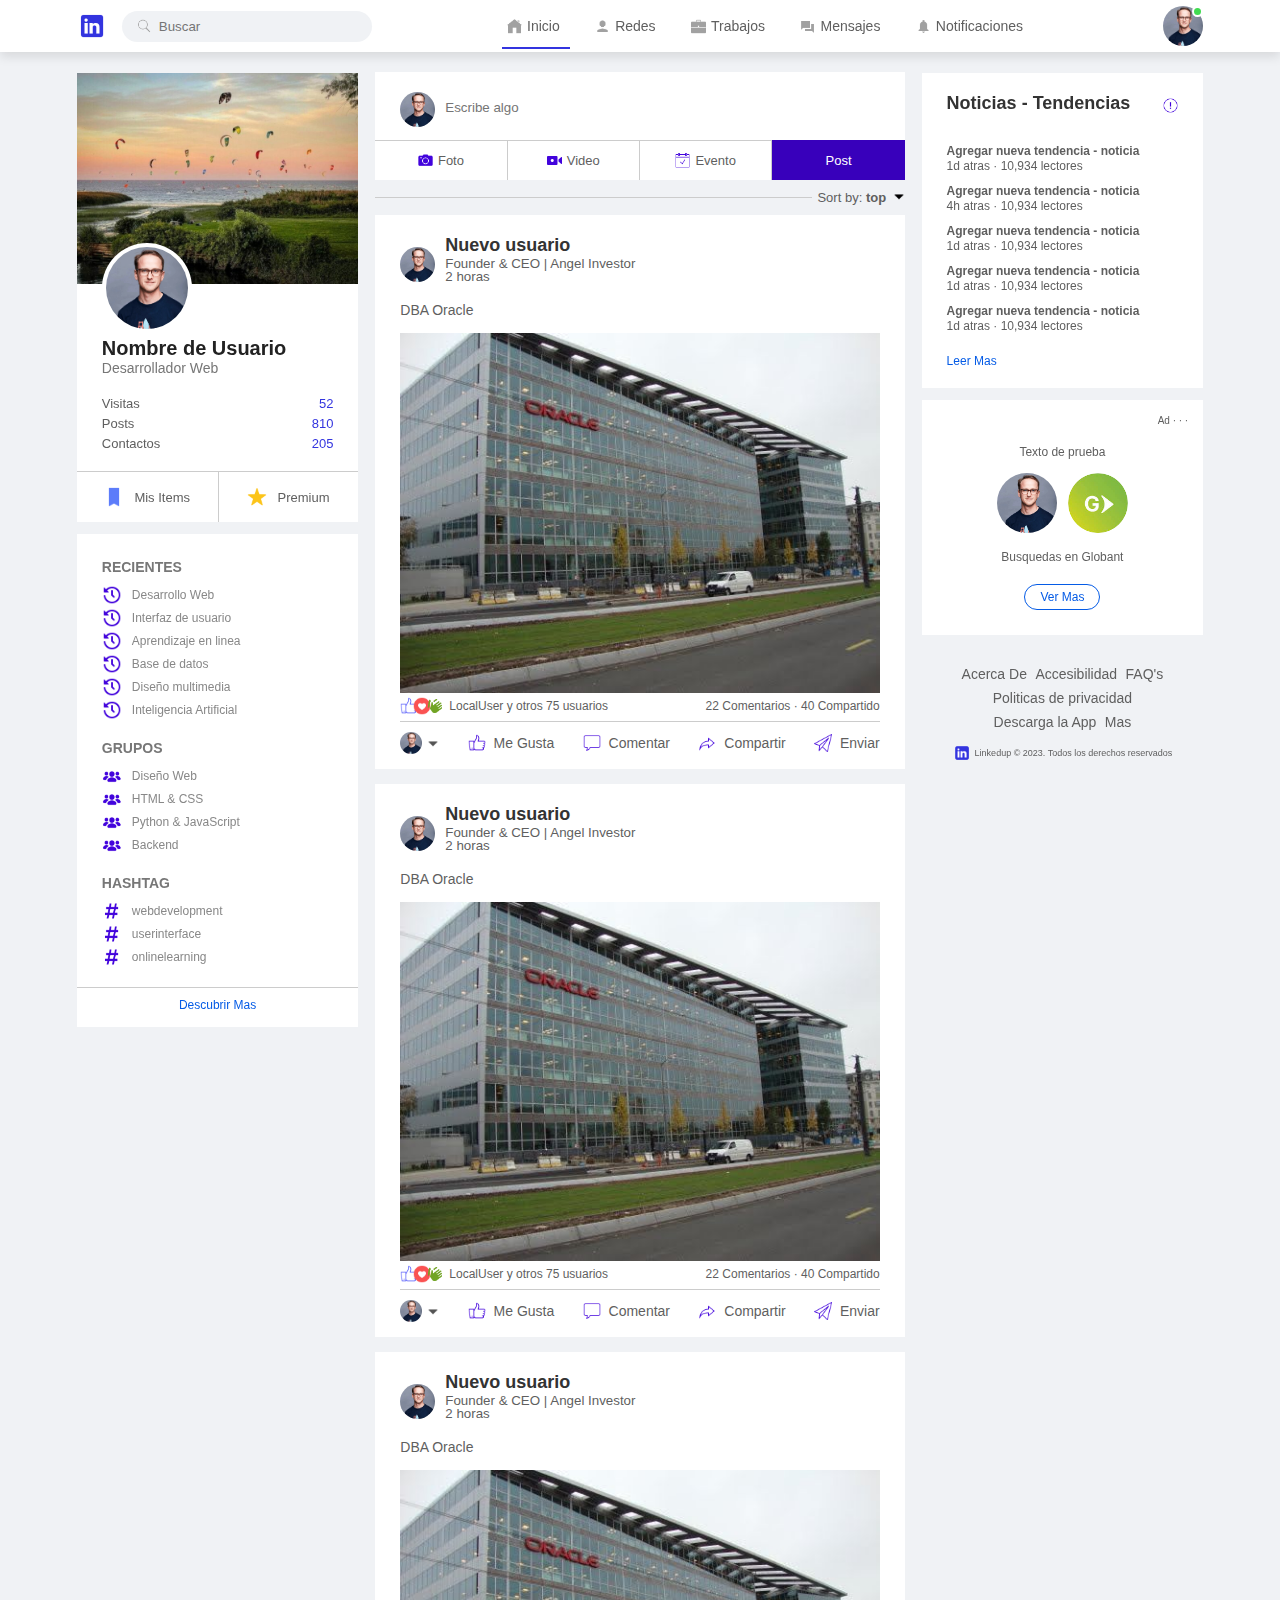
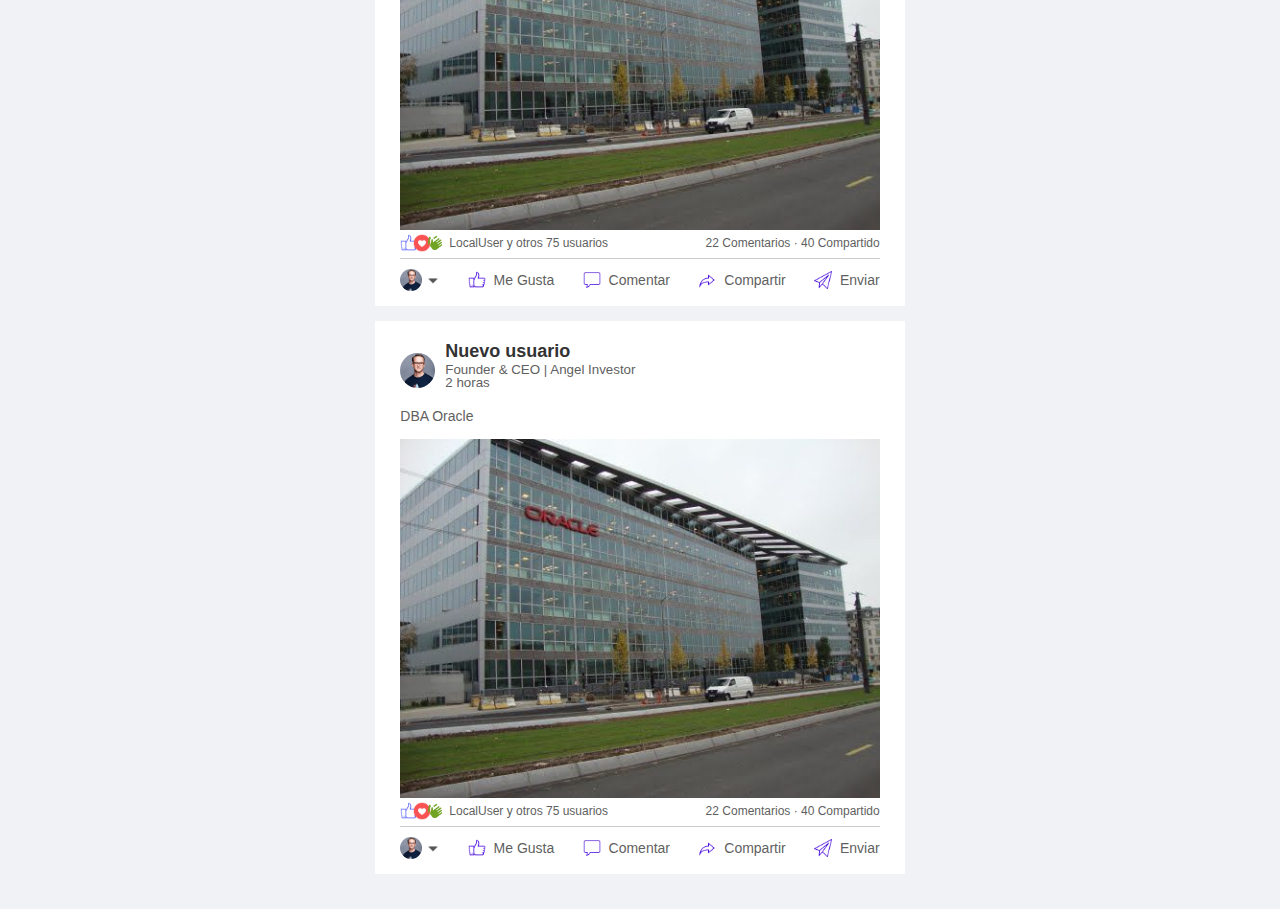
<file: index.html>
<!DOCTYPE html>
<html lang="en">
<head>
    <meta charset="UTF-8">
    <meta name="viewport" content="width=device-width, initial-scale=1.0">
    <title>Incio</title>
    <link rel="stylesheet" href="estilos.css">
</head>
<body>
    <nav class="navbar">
        <div class="navbar-left">
            <a href="#" class="logo"><img src="linkedin.png" alt="" width="100"></a>
            <div class="search-box">
                <img src="busqueda.png" alt="" width="25">
                <input type="text" placeholder="Buscar">
            </div>
        </div>
        <div class="navbar-center">
            <ul>
                <li><a href="" class="active-link"><img src="home.png" alt="" width="20"><span> Inicio</span></a></li>
                <li><a href="perfil.html"><img src="usuario.png" alt="" width="20"><span> Redes</span></a></li>
                <li><a href=""><img src="maletin.png" alt="" width="20"><span> Trabajos</span></a></li>
                <li><a href=""><img src="chat.png" alt="" width="20"><span> Mensajes</span></a></li>
                <li><a href=""><img src="camapana.png" alt="" width="20"><span> Notificaciones</span></a></li>
                
            </ul>
        </div>
        <div class="navbar-right">
            <div class="online">
                <img src="user1.jpg" class="nav-profile-img" alt="" onclick="toggleMenu()" width="200">
            </div>
            
        </div>

        <!--Dropdown perfil-->
        <div class="profile-menu-wrap" id="profileMenu">
            <div class="profile-menu">
                <div class="user-info">
                    <img src="user1.jpg" alt="">
                    <div>
                        <h3>LocalUser</h3>
                        <a href="perfil.html">Ver mi perfil</a>
                    </div>
                </div>
                <hr>
                <a href="" class="profile-menu-link">
                    <img src="feedback.png" alt="">
                    <p>Recibir Feedback</p>
                    <span>></span>
                </a>
                <a href="" class="profile-menu-link">
                    <img src="feedback.png" alt="">
                    <p>Configuraciones</p>
                    <span>></span>
                </a>
                <a href="" class="profile-menu-link">
                    <img src="feedback.png" alt="">
                    <p>Ayuda</p>
                    <span>></span>
                </a>
                <a href="" class="profile-menu-link">
                    <img src="feedback.png" alt="">
                    <p>Accesiblidad</p>
                    <span>></span>
                </a>
                <a href="" class="profile-menu-link">
                    <img src="feedback.png" alt="">
                    <p>Salir</p>
                    <span>></span>
                </a>
            </div>
        </div>

    </nav>


    <div class="container">
        <div class="left-sidebar">
            <div class="sidebar-profile-box">
                <img src="portada.jpg" width="100%" alt="">
                <div class="sidebar-profile-info">
                    <img src="user1.jpg" alt="">
                    <h1>Nombre de Usuario</h1>
                    <h3>Desarrollador Web</h3>
                    <ul>
                        <li>Visitas <span> 52</span></li>
                        <li>Posts <span> 810</span></li>
                        <li>Contactos <span> 205</span></li>
                        
                    </ul>
                </div>
                <div class="sidebar-profile-link">
                    <a href="#"><img src="items.png" alt=""> Mis Items</a>
                    <a href="#"><img src="premium.png" alt=""> Premium</a>
                </div>
            </div>
            <div class="sidebar-activity" id="sidebarActivity">
                <h3>RECIENTES</h3>
                <a href="#"><img src="reciente.png" alt=""> Desarrollo Web</a>
                <a href="#"><img src="reciente.png" alt=""> Interfaz de usuario</a>
                <a href="#"><img src="reciente.png" alt=""> Aprendizaje en linea</a>
                <a href="#"><img src="reciente.png" alt=""> Base de datos</a>
                <a href="#"><img src="reciente.png" alt=""> Diseño multimedia</a>
                <a href="#"><img src="reciente.png" alt=""> Inteligencia Artificial</a>
                <h3>GRUPOS</h3>
                <a href="#"><img src="grupos.png" alt=""> Diseño Web</a>
                <a href="#"><img src="grupos.png" alt=""> HTML & CSS</a>
                <a href="#"><img src="grupos.png" alt=""> Python & JavaScript</a>
                <a href="#"><img src="grupos.png" alt=""> Backend</a>
                <h3>HASHTAG</h3>
                <a href="#"><img src="hashtag.png" alt=""> webdevelopment</a>
                <a href="#"><img src="hashtag.png" alt=""> userinterface</a>
                <a href="#"><img src="hashtag.png" alt=""> onlinelearning</a>
                <div class="discover-more-link">
                    <a href="">Descubrir Mas</a>
                </div>
            </div>
            <p id="showMoreLink" onclick="toggleActivity()">Mostrar Mas <b>+</b></p>
        </div>

        <div class="main-content">
            <div class="create-post">
                <div class="create-post-input">
                    <img src="user1.jpg" alt="">
                    <textarea rows="2" placeholder="Escribe algo"></textarea>
                </div>
                <div class="create-post-links">
                    <li><img src="foto.png" alt=""> Foto</li>
                    <li><img src="video.png" alt=""> Video</li>
                    <li><img src="evento.png" alt=""> Evento</li>
                    <li>Post</li>
                    
                </div>
            </div>

            <div class="sort-by">
                <hr>
                <p>Sort by: <span>top <img src="abajo.png" alt=""></span></p>
            </div>

            <div class="post">
                <div class="post-author">
                    <img src="user1.jpg" alt="">
                    <div>
                        <h1>Nuevo usuario</h1>
                        <small>Founder & CEO | Angel Investor</small>
                        <small>2 horas</small>
                    </div>
                </div>
                <p>DBA Oracle 
                </p>
                <img src="post1.jpg" alt="" width="100%">

                <div class="post-stats">
                    <div>
                        <img src="like.png" alt="">
                        <img src="love.png" alt="">
                        <img src="clap.png" alt="">
                        <span class="liked-users">LocalUser y otros 75 usuarios</span>
                    </div>
                    <div>
                        <span>22 Comentarios &middot; 40 Compartido</span>
                    </div>
                </div>
                <div class="post-activity">
                    <div>
                        <img src="user1.jpg" class="post-activity-user-icon" alt="">
                        <img src="down-arrow.png" class="post-activity-arrow-icon" alt="">
                    </div>
                    <div class="post-activity-link">
                        <img src="likee.png"  alt="">
                        <span>Me Gusta</span>
                    </div>
                    <div class="post-activity-link">
                        <img src="comment.png" alt="">
                        <span>Comentar</span>
                    </div>
                    <div class="post-activity-link">
                        <img src="share.png" alt="">
                        <span>Compartir</span>
                    </div>
                    <div class="post-activity-link">
                        <img src="send.png" alt="">
                        <span>Enviar</span>
                    </div>
                </div>
                

            </div>
            <!---->
            <div class="post">
                <div class="post-author">
                    <img src="user1.jpg" alt="">
                    <div>
                        <h1>Nuevo usuario</h1>
                        <small>Founder & CEO | Angel Investor</small>
                        <small>2 horas</small>
                    </div>
                </div>
                <p>DBA Oracle 
                </p>
                <img src="post1.jpg" alt="" width="100%">

                <div class="post-stats">
                    <div>
                        <img src="like.png" alt="">
                        <img src="love.png" alt="">
                        <img src="clap.png" alt="">
                        <span class="liked-users">LocalUser y otros 75 usuarios</span>
                    </div>
                    <div>
                        <span>22 Comentarios &middot; 40 Compartido</span>
                    </div>
                </div>
                <div class="post-activity">
                    <div>
                        <img src="user1.jpg" class="post-activity-user-icon" alt="">
                        <img src="down-arrow.png" class="post-activity-arrow-icon" alt="">
                    </div>
                    <div class="post-activity-link">
                        <img src="likee.png"  alt="">
                        <span>Me Gusta</span>
                    </div>
                    <div class="post-activity-link">
                        <img src="comment.png" alt="">
                        <span>Comentar</span>
                    </div>
                    <div class="post-activity-link">
                        <img src="share.png" alt="">
                        <span>Compartir</span>
                    </div>
                    <div class="post-activity-link">
                        <img src="send.png" alt="">
                        <span>Enviar</span>
                    </div>
                </div>
                

            </div>
            <!---->
            <div class="post">
                <div class="post-author">
                    <img src="user1.jpg" alt="">
                    <div>
                        <h1>Nuevo usuario</h1>
                        <small>Founder & CEO | Angel Investor</small>
                        <small>2 horas</small>
                    </div>
                </div>
                <p>DBA Oracle 
                </p>
                <img src="post1.jpg" alt="" width="100%">

                <div class="post-stats">
                    <div>
                        <img src="like.png" alt="">
                        <img src="love.png" alt="">
                        <img src="clap.png" alt="">
                        <span class="liked-users">LocalUser y otros 75 usuarios</span>
                    </div>
                    <div>
                        <span>22 Comentarios &middot; 40 Compartido</span>
                    </div>
                </div>
                <div class="post-activity">
                    <div>
                        <img src="user1.jpg" class="post-activity-user-icon" alt="">
                        <img src="down-arrow.png" class="post-activity-arrow-icon" alt="">
                    </div>
                    <div class="post-activity-link">
                        <img src="likee.png"  alt="">
                        <span>Me Gusta</span>
                    </div>
                    <div class="post-activity-link">
                        <img src="comment.png" alt="">
                        <span>Comentar</span>
                    </div>
                    <div class="post-activity-link">
                        <img src="share.png" alt="">
                        <span>Compartir</span>
                    </div>
                    <div class="post-activity-link">
                        <img src="send.png" alt="">
                        <span>Enviar</span>
                    </div>
                </div>
                

            </div>
            <div class="post">
                <div class="post-author">
                    <img src="user1.jpg" alt="">
                    <div>
                        <h1>Nuevo usuario</h1>
                        <small>Founder & CEO | Angel Investor</small>
                        <small>2 horas</small>
                    </div>
                </div>
                <p>DBA Oracle 
                </p>
                <img src="post1.jpg" alt="" width="100%">

                <div class="post-stats">
                    <div>
                        <img src="like.png" alt="">
                        <img src="love.png" alt="">
                        <img src="clap.png" alt="">
                        <span class="liked-users">LocalUser y otros 75 usuarios</span>
                    </div>
                    <div>
                        <span>22 Comentarios &middot; 40 Compartido</span>
                    </div>
                </div>
                <div class="post-activity">
                    <div>
                        <img src="user1.jpg" class="post-activity-user-icon" alt="">
                        <img src="down-arrow.png" class="post-activity-arrow-icon" alt="">
                    </div>
                    <div class="post-activity-link">
                        <img src="likee.png"  alt="">
                        <span>Me Gusta</span>
                    </div>
                    <div class="post-activity-link">
                        <img src="comment.png" alt="">
                        <span>Comentar</span>
                    </div>
                    <div class="post-activity-link">
                        <img src="share.png" alt="">
                        <span>Compartir</span>
                    </div>
                    <div class="post-activity-link">
                        <img src="send.png" alt="">
                        <span>Enviar</span>
                    </div>
                </div>
                

            </div>
        </div>
        <div class="right-sidebar">
            <div class="sidebar-news">
                <img src="more.png" alt="" class="info-icon">
                <h3>Noticias - Tendencias</h3>
                <a href=""> Agregar nueva tendencia - noticia</a>
                <span>1d atras &middot; 10,934 lectores</span>

                <a href=""> Agregar nueva tendencia - noticia</a>
                <span>4h atras &middot; 10,934 lectores</span>

                <a href=""> Agregar nueva tendencia - noticia </a>
                <span>1d atras &middot; 10,934 lectores</span>

                <a href=""> Agregar nueva tendencia - noticia</a>
                <span>1d atras &middot; 10,934 lectores</span>

                <a href=""> Agregar nueva tendencia - noticia</a>
                <span>1d atras &middot; 10,934 lectores</span>

                <a href="" class="read-more-link"> Leer Mas</a>
            </div>

            <div class="sidebar-ad">
                <small>Ad &middot; &middot; &middot;</small>
                <p>Texto de prueba</p>
                <div>
                    <img src="user1.jpg" alt="">
                    <img src="milogo.jfif" alt="">
                </div>
                <b>Busquedas en Globant</b>
                <a href="#" class="ad-link">Ver Mas</a>
            </div>

            <div class="sidebar-useful-links">
                <a href="#">Acerca De</a>
                <a href="#">Accesibilidad</a>
                <a href="#">FAQ's</a>
                <a href="#">Politicas de privacidad</a>
                <a href="#">Descarga la App</a>
                <a href="#">Mas</a>
                
                <div class="copyright-msg">
                    <img src="linkedin.png" alt="">
                    <p>Linkedup &#169; 2023. Todos los derechos reservados</p>
                </div>
            </div>
        </div>
    </div>

    <script>
        let profileMenu = document.getElementById("profileMenu");

        function toggleMenu(){
            profileMenu.classList.toggle("open-menu");
        }
    </script>

    <script>
        let sideActivity = document.getElementById("sidebarActivity");
        let moreLink = document.getElementById("showMoreLink");

        function toggleActivity(){
            sideActivity.classList.toggle("open-activity");
        
            if(sideActivity.classList.contains("open-activity")){
                moreLink.innerHTML = "Mostrar Menos <b>-</b>";
            }else{
                moreLink.innerHTML = "Mostrar Mas <b>+</b>";
            }
        }
    </script>
</body>
</html>
</file>
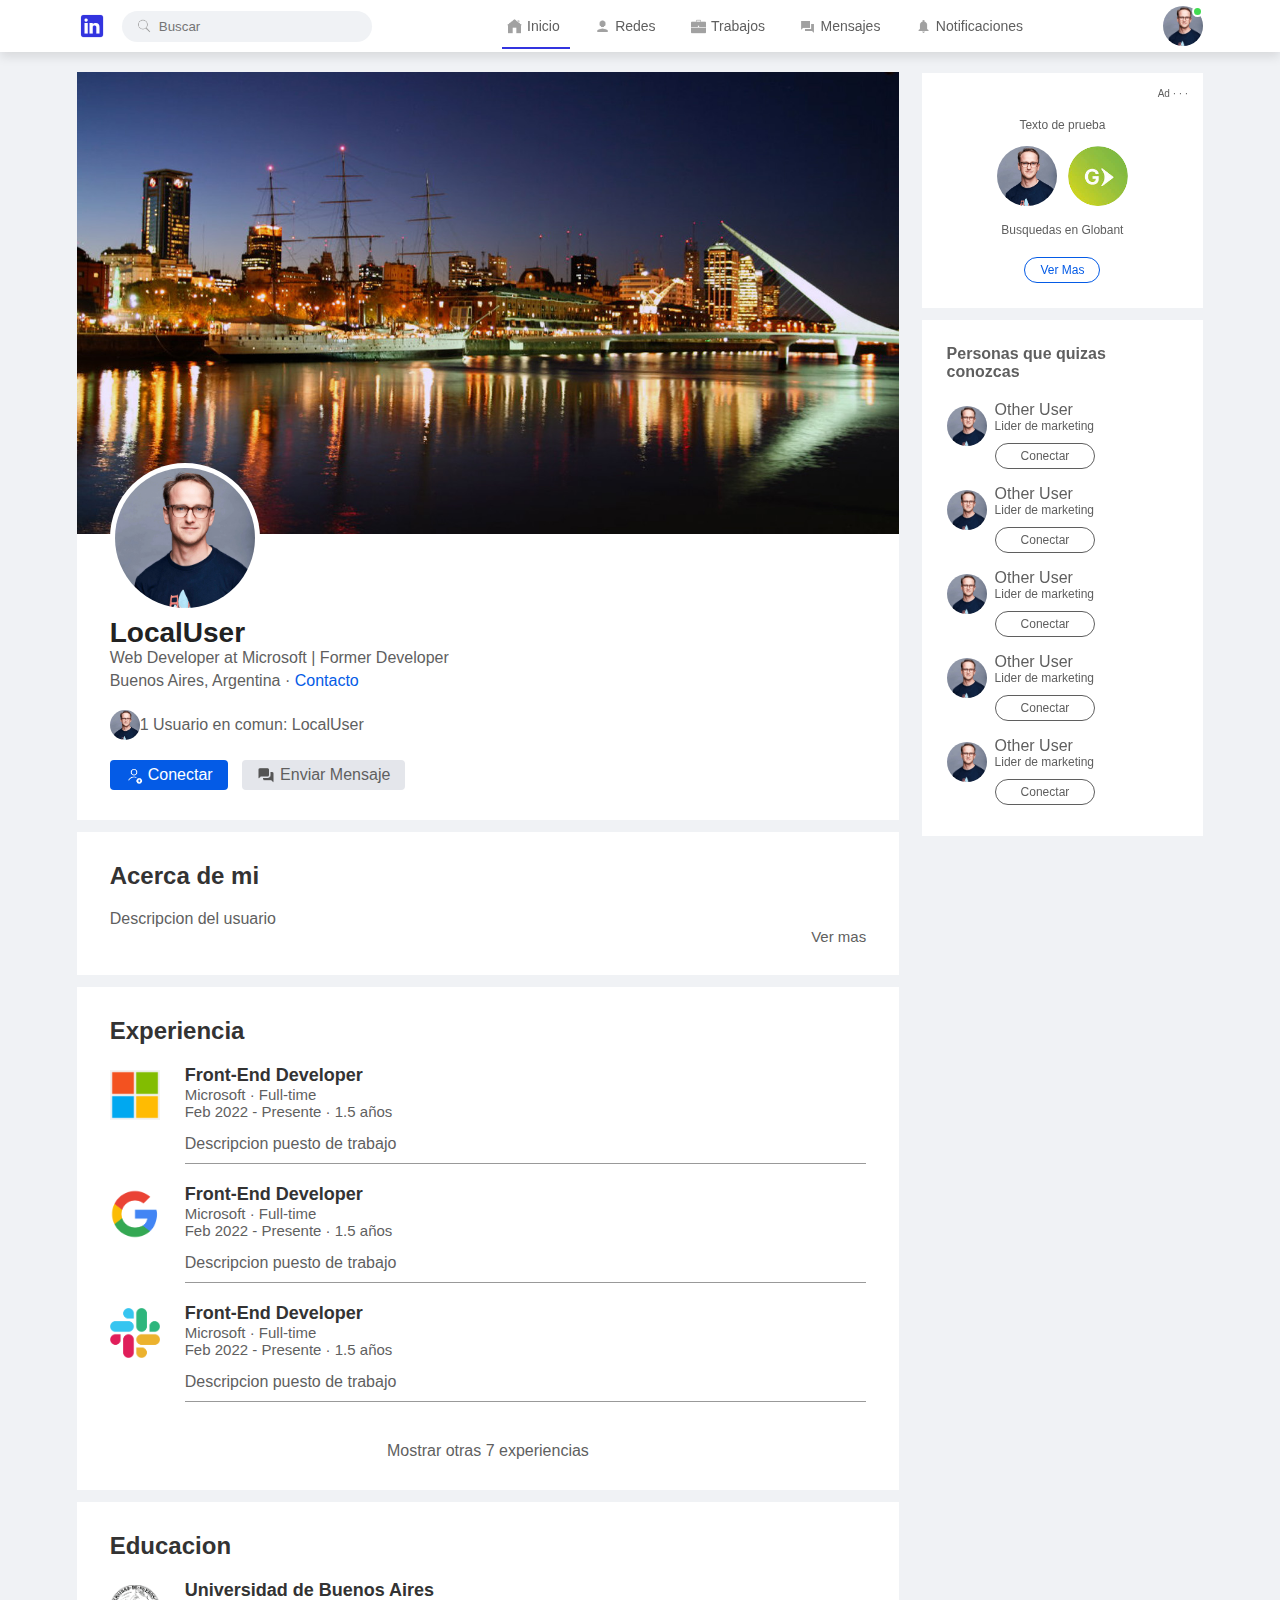
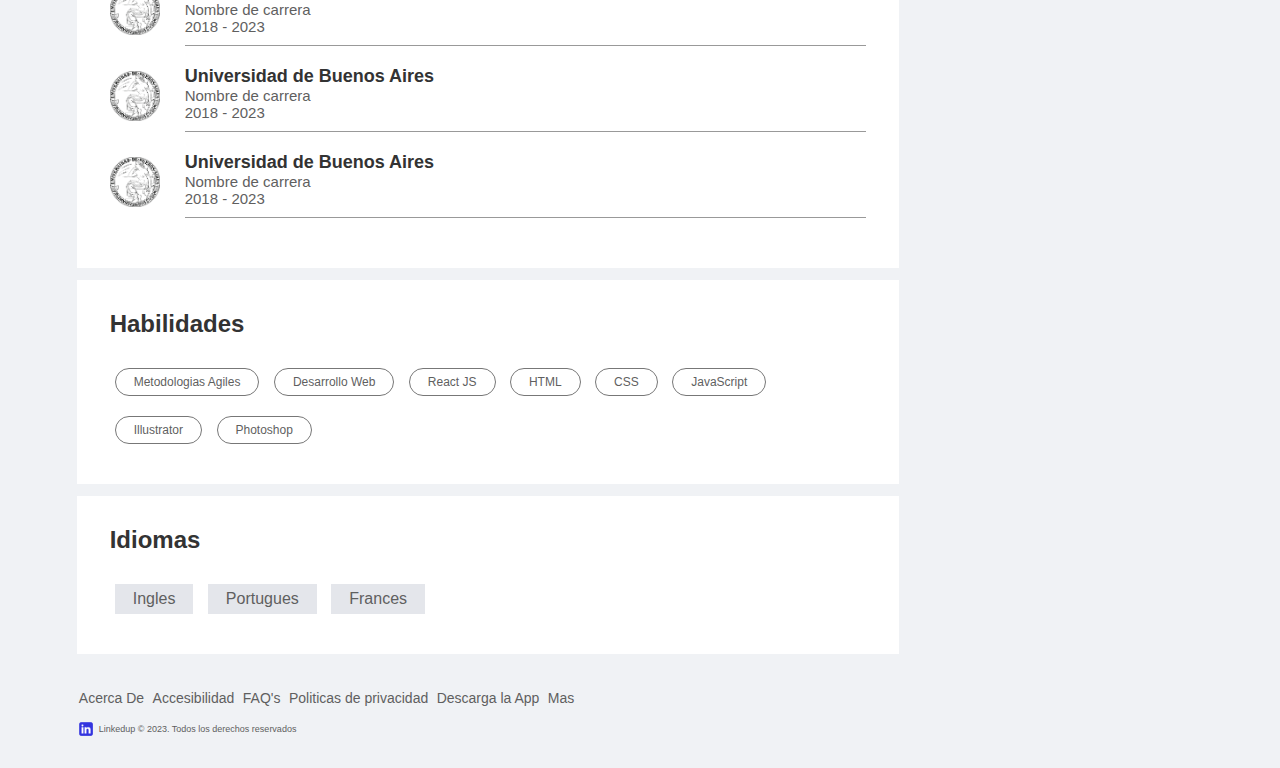
<file: perfil.html>
<!DOCTYPE html>
<html lang="en">
<head>
    <meta charset="UTF-8">
    <meta name="viewport" content="width=device-width, initial-scale=1.0">
    <title>Incio</title>
    <link rel="stylesheet" href="estilos.css">
</head>
<body>
    <nav class="navbar">
        <div class="navbar-left">
            <a href="index.html" class="logo"><img src="linkedin.png" alt="" width="100"></a>
            <div class="search-box">
                <img src="busqueda.png" alt="" width="25">
                <input type="text" placeholder="Buscar">
            </div>
        </div>
        <div class="navbar-center">
            <ul>
                <li><a href="index.html" class="active-link"><img src="home.png" alt="" width="20"><span> Inicio</span></a></li>
                <li><a href=""><img src="usuario.png" alt="" width="20"><span> Redes</span></a></li>
                <li><a href=""><img src="maletin.png" alt="" width="20"><span> Trabajos</span></a></li>
                <li><a href=""><img src="chat.png" alt="" width="20"><span> Mensajes</span></a></li>
                <li><a href=""><img src="camapana.png" alt="" width="20"><span> Notificaciones</span></a></li>
                
            </ul>
        </div>
        <div class="navbar-right">
            <div class="online">
                <img src="user1.jpg" class="nav-profile-img" alt="" onclick="toggleMenu()" width="200">
            </div>
            
        </div>

        <!--Dropdown perfil-->
        <div class="profile-menu-wrap" id="profileMenu">
            <div class="profile-menu">
                <div class="user-info">
                    <img src="user1.jpg" alt="">
                    <div>
                        <h3>LocalUser</h3>
                        <a href="perfil.html">Ver mi perfil</a>
                    </div>
                </div>
                <hr>
                <a href="" class="profile-menu-link">
                    <img src="feedback.png" alt="">
                    <p>Recibir Feedback</p>
                    <span>></span>
                </a>
                <a href="" class="profile-menu-link">
                    <img src="feedback.png" alt="">
                    <p>Configuraciones</p>
                    <span>></span>
                </a>
                <a href="" class="profile-menu-link">
                    <img src="feedback.png" alt="">
                    <p>Ayuda</p>
                    <span>></span>
                </a>
                <a href="" class="profile-menu-link">
                    <img src="feedback.png" alt="">
                    <p>Accesiblidad</p>
                    <span>></span>
                </a>
                <a href="" class="profile-menu-link">
                    <img src="feedback.png" alt="">
                    <p>Salir</p>
                    <span>></span>
                </a>
            </div>
        </div>

    </nav>

    <div class="container">
        <div class="profile-main">
            <div class="profile-container">
                <img src="cover-pic.jpg" width="100%" alt="">
                <div class="profile-container-inner">
                    <img src="user1.jpg" class="profile-pic" alt="">
                    <h1>LocalUser</h1>
                    <b>Web Developer at Microsoft | Former Developer</b>
                    <p>Buenos Aires, Argentina &middot; <a href="">Contacto</a></p>
                    <div class="mutual-connection">
                        <img src="user1.jpg" alt="">
                        <span>1 Usuario en comun: LocalUser</span>
                    </div>
                    <div class="profile-btn">
                        <a href="" class="primary-btn"><img src="add.png" alt="">Conectar</a>
                        <a href=""><img src="chtats.png" alt="">Enviar Mensaje</a>
                        
                    </div>
                </div>
            </div>
            <div class="profile-description">
                <h2>Acerca de mi</h2>
                <p>Descripcion del usuario</p>
                <a href="" class="see-more-link">Ver mas</a>
            </div>

            <div class="profile-description">
                <h2>Experiencia</h2>
                <div class="profile-desc-row">
                    <img src="microsoft.png" alt="">
                    <div>
                        <h3>Front-End Developer</h3>
                        <b>Microsoft &middot; Full-time</b>
                        <b>Feb 2022 - Presente &middot; 1.5 años</b>
                        <p>Descripcion puesto de trabajo</p>
                        <hr>
                    </div>
                </div>
                <div class="profile-desc-row">
                    <img src="google.png" alt="">
                    <div>
                        <h3>Front-End Developer</h3>
                        <b>Microsoft &middot; Full-time</b>
                        <b>Feb 2022 - Presente &middot; 1.5 años</b>
                        <p>Descripcion puesto de trabajo</p>
                        <hr>
                    </div>
                </div>
                <div class="profile-desc-row">
                    <img src="slack.png" alt="">
                    <div>
                        <h3>Front-End Developer</h3>
                        <b>Microsoft &middot; Full-time</b>
                        <b>Feb 2022 - Presente &middot; 1.5 años</b>
                        <p>Descripcion puesto de trabajo</p><hr>
                    </div>
                </div>
                
              
                <a href="" class="experience-link">Mostrar otras 7 experiencias</a>
            </div>

            <div class="profile-description">
                <h2>Educacion</h2>
                <div class="profile-desc-row">
                    <img src="uba.png" alt="">
                    <div>
                        <h3>Universidad de Buenos Aires</h3>
                        <b>Nombre de carrera</b>
                        <b>2018 - 2023</b>
                        <hr>
                    </div>
                </div>
                <div class="profile-desc-row">
                    <img src="uba.png" alt="">
                    <div>
                        <h3>Universidad de Buenos Aires</h3>
                        <b>Nombre de carrera</b>
                        <b>2018 - 2023</b>
                        <hr>
                    </div>
                </div>
                <div class="profile-desc-row">
                    <img src="uba.png" alt="">
                    <div>
                        <h3>Universidad de Buenos Aires</h3>
                        <b>Nombre de carrera</b>
                        <b>2018 - 2023</b>
                        <hr>
                    </div>
                </div>
            </div>
            <div class="profile-description">
                <h2>Habilidades</h2>
                <a href="" class="skills-btn">Metodologias Agiles</a>
                <a href="" class="skills-btn">Desarrollo Web</a>
                <a href="" class="skills-btn">React JS</a>
                <a href="" class="skills-btn">HTML</a>
                <a href="" class="skills-btn">CSS</a>
                <a href="" class="skills-btn">JavaScript</a>
                <a href="" class="skills-btn">Illustrator</a>
                <a href="" class="skills-btn">Photoshop</a>
            </div>
            <div class="profile-description">
                <h2>Idiomas</h2>
                <a href="" class="language-btn">Ingles</a>
                <a href="" class="language-btn">Portugues</a>
                <a href="" class="language-btn">Frances</a>
            </div>
        </div>


        <div class="profile-sidebar">
            <div class="sidebar-ad">
                <small>Ad &middot; &middot; &middot;</small>
                <p>Texto de prueba</p>
                <div>
                    <img src="user1.jpg" alt="">
                    <img src="milogo.jfif" alt="">
                </div>
                <b>Busquedas en Globant</b>
                <a href="#" class="ad-link">Ver Mas</a>
            </div>

            <div class="sidebar-people">
                <h3>Personas que quizas conozcas</h3>
                <div class="sidebar-people-row">
                    <img src="user1.jpg" alt="">
                    <div>
                        <h2>Other User</h2>
                        <p>Lider de marketing</p>
                        <a href="#">Conectar</a>
                    </div>
                </div>
                <div class="sidebar-people-row">
                    <img src="user1.jpg" alt="">
                    <div>
                        <h2>Other User</h2>
                        <p>Lider de marketing</p>
                        <a href="#">Conectar</a>
                    </div>
                </div>
                <div class="sidebar-people-row">
                    <img src="user1.jpg" alt="">
                    <div>
                        <h2>Other User</h2>
                        <p>Lider de marketing</p>
                        <a href="#">Conectar</a>
                    </div>
                </div>
                <div class="sidebar-people-row">
                    <img src="user1.jpg" alt="">
                    <div>
                        <h2>Other User</h2>
                        <p>Lider de marketing</p>
                        <a href="#">Conectar</a>
                    </div>
                </div>
                <div class="sidebar-people-row">
                    <img src="user1.jpg" alt="">
                    <div>
                        <h2>Other User</h2>
                        <p>Lider de marketing</p>
                        <a href="#">Conectar</a>
                    </div>
                </div>
            </div>

        </div>
    </div>
    
    <div class="profile-footer">
        <div class="sidebar-useful-links">
            <a href="#">Acerca De</a>
            <a href="#">Accesibilidad</a>
            <a href="#">FAQ's</a>
            <a href="#">Politicas de privacidad</a>
            <a href="#">Descarga la App</a>
            <a href="#">Mas</a>
            
            <div class="copyright-msg">
                <img src="linkedin.png" alt="">
                <p>Linkedup &#169; 2023. Todos los derechos reservados</p>
            </div>
        </div>
    </div>
    <script>
        let profileMenu = document.getElementById("profileMenu");

        function toggleMenu(){
            profileMenu.classList.toggle("open-menu");
        }
    </script>
</body>
</html>
</file>
<file: estilos.css>
*{
    margin:0;
    padding: 0;
    font-family: 'Poppins', sans-serif;
    box-sizing: border-box;
}

body{
    background: #f0f2f5;
    color:#5f5f5f;
}

a{
    text-decoration: none;
    color:#5f5f5f;
}

.navbar{
    display: flex;
    align-items: center;
    justify-content: space-between;
    background: #fff;
    padding: 6px 6%;
    position: sticky;
    top:0;
    z-index: 100;
    box-shadow: 0 5px 10px rgba(0,0,0,0.1);
}

.logo img{
    width: 30px;
    margin-right: 15px;
    display: block;
}

.navbar-center ul li{
    display: inline-block;
    list-style: none;
}

.navbar-center ul li a{
    display: flex;
    align-items: center;
    font-size: 14px;
    margin: 5px 8px;
    padding-right: 10px;
    position: relative;
}

.navbar-center ul li a::after{
    content: '';
    width: 0;
    height: 2px;
    background: #3334DF;
    position: absolute;
    bottom: -15px;
    transition: width 0.3s;
}

.navbar-center ul li a:hover::after, .navbar-center ul li a.active-link::after{
    width: 100%;
}


.navbar-center ul li a img{
    width: 15px;
    margin-left: 5px;
    margin-right: 5px;
}

.nav-profile-img{
    width: 40px;
    border-radius: 50%;
    display: block;
    cursor: pointer;
    position: relative;
}

.online{
    position: relative;
}

.online::after{
    content:'';
    width: 7px;
    height: 7px;
    border: 2px solid #fff;
    border-radius:50%;
    right: 0px;
    top:0px;
    background: #41db51;
    position: absolute;
}

.search-box{
    background: #f0f2f5;
    width: 250px;
    border-radius: 20px;
    display: flex;
    align-items: center;
    padding: 0 15px;
}

.navbar-left{
    display: flex;
    align-items: center;
}

.search-box img{
    width: 14px;
}

.search-box input{
    width: 100%;
    background: transparent;
    padding:  8px;
    outline:  none;
    border: none;
}

.container{
    padding: 20px 6%;
    display: flex;
    flex-wrap: wrap;
    justify-content: space-between;
}

.left-sidebar{
    flex-basis: 25%;
    align-self: flex-start;
    position: sticky;
    top: 73px;
}


.sidebar-profile-box{
    background: #fff;

}

.sidebar-profile-info{
    padding: 0 25px;
}

.sidebar-profile-info img{
    width: 90px;
    border-radius: 50%;
    background: #fff;
    padding: 4px;
    margin-top:-45px;
}

.sidebar-profile-info h1{
    font-size:20px;
    font-weight: 600;
    color:#222;
}

.sidebar-profile-info h3{
    font-size: 14px;
    font-weight: 500;
    color:#777;
}

.sidebar-profile-info ul{
    list-style: none;
    margin: 20px 0;
}

.sidebar-profile-info ul li{
    width: 100%;
    margin:5px 0;
    font-size: 13px;
}

.sidebar-profile-info ul li span{
    float: right;
    color: #3334DF;
}

.sidebar-profile-link{
    display: flex;
    align-items: center;
    border-top:1px solid #ccc;

}

.sidebar-profile-link a{
    flex-basis: 50%;
    display: flex;
    align-items: center;
    justify-content: center;
    padding: 15px 0;
    font-size: 13px;
    border-left: 1px solid #ccc;
}

.sidebar-profile-link a:first-child{
    border-left: 0;
}

.sidebar-profile-link a img{
    width: 20px;
    margin-right: 10px;
}

.sidebar-activity{
    background: #fff;
    padding: 5px 25px;
    margin:12px 0;
}

.sidebar-activity h3{
    color: #777;
    font-size: 14px;
    font-weight: 700;
    margin: 20px 0 10px;
}

.sidebar-activity a{
    display: flex;
    align-items: center;
    font-size: 12px;
    font-weight: 500;
    color: #888;
    margin: 3px 0;
}

.sidebar-activity a img{
    width: 20px;
    margin-right: 10px;
}

.discover-more-link{
    border-top: 1px solid #ccc;
    text-align: center;
    margin-top: 20px;
    margin-left: -25px;
    margin-right: -25px;
}

.discover-more-link a{
    color: #045be6;
    display: inline-block;
    margin: 10px 0;
}

.right-sidebar{
    flex-basis: 25%;
    align-self: flex-start;
    position: sticky;
    top:73px;
}

.sidebar-news{
    background: #fff;
    padding: 10px 25px;
}

.info-icon{
    width: 15px;
    float: right;
    margin-top: 15px;
}

.sidebar-news h3{
    font-size: 18px;
    font-weight: 600;
    color:#333;
    margin: 10px 0 30px;
}

.sidebar-news a{
    display: block;
    font-size: 12px;
    font-weight: 600;
    margin-top: 10px;
    margin-bottom: -2px;
}

.sidebar-news span{
    font-size: 12px;

}

.sidebar-news .read-more-link{
    color:#045be6;
    font-weight: 500;
    margin:20px 0 10px;
}

.sidebar-ad{
    background: #fff;
    padding: 15px;
    text-align: center;
    margin: 12px 0;
    font-size: 12px;
}

.sidebar-ad img{
    width: 60px;
    border-radius: 50%;
    margin: 4px;
}

.sidebar-ad small{
    float: right;
    font-weight: 500;

}

.sidebar-ad p{
    margin-top: 30px;
    margin-bottom: 10px;
}

.sidebar-ad b{
    display: block;
    font-weight: 500;
    margin-top: 10px;
}

.ad-link{
    display: inline-block;
    border: 1px solid #045be6;
    border-radius: 30px;
    padding: 5px 15px;
    color: #045be6;
    font-weight: 500;
    margin:20px auto 10px;
}

.sidebar-useful-links{
    padding: 15px 25px;
    text-align: center;
}

.sidebar-useful-links a{
    display: inline-block;
    font-size: 14px;
    margin: 4px 2px;
}

.copyright-msg{
    display: flex;
    align-items: center;
    justify-content: center;
    font-size: 9px;
    margin-top: 10px;
    font-weight: 500;
}

.copyright-msg img{
    width: 18px;
    margin-right: 4px;
}

.main-content{
    flex-basis: 47%;
}

.create-post{
    background: #fff;
}

.create-post-input{
    padding: 20px 25px 10px;
    display: flex;
    align-items: flex-start;
}

.create-post-input img{
    width: 35px;
    border-radius: 50%;
    margin-right: 10px;
}

.create-post-input textarea{
    width: 100%;
    border: 0;
    outline: 0;
    resize: none;
    background: transparent;
    margin-top: 8px;
}

::placeholder{
    font-weight: 500;
}

.create-post-links{
    display: flex;
    align-items: flex-start;
}

.create-post-links li{
    list-style: none;
    border-top: 1px solid #ccc;
    border-right: 1px solid #ccc;
    flex-basis: 25%;
    height: 40px;
    font-size:13px;
    display: flex;
    align-items: center;
    justify-content: center;
    cursor: pointer;
}

.create-post-links li img{
    width: 15px;
    margin-right: 5px;

}

.create-post-links li:last-child{
    background: #3800bb;
    color:#fff;
    border-top: 0;
    border-right: 0;
}

.sort-by{
    display: flex;
    align-items: center;
    margin:10px 0;
}

.sort-by hr{
    flex: 1;
    border: 0;
    height: 1px;
    background: #ccc;
}

.sort-by p{
    font-size: 13px;
    padding-left: 5px;
}

.sort-by p span{
    font-weight: 600;
    cursor: pointer;
}

.sort-by p span img{
    width: 12px;
    margin-left: 3px;
}

.post{
    background: #fff;
    padding: 20px 25px 5px;
    margin: 5px 0 15px;
}

.post-author{
    display: flex;
    align-items: flex-end;
    margin-bottom: 20px;
}

.post-author img{
    width: 35px;
    border-radius: 50%;
    margin-right: 10px;
    margin-top: 5px;
}

.post-author h1{
    font-size: 18px;
    font-weight: 600;
    color:#333;
}

.post-author small{
    display: block;
    margin-bottom: -2px;
}

.post p{
    font-size: 14px;
    margin-bottom: 15px;
}

.post-stats{
    display: flex;
    flex-wrap: wrap;
    align-items: center;
    justify-content: space-between;
    font-size: 12px;
    border-bottom: 1px solid #ccc;
    padding-bottom: 6px;
}

.post-stats div{
    display: flex;
    align-items: center;
}

.post-stats img{
    width: 18px;
    margin-right: -5px;
}

.liked-users{
    margin-left: 10px;

}

.post-activity{
    display: flex;
    align-items: center;
    justify-content: space-between;
    padding: 10px 0;
    font-size: 14px;
    font-weight: 500;
}

.post-activity div{
    display: flex;
    align-items: center;
}

.post-activity-user-icon{
    width: 22px;
    border-radius: 50%;
}

.post-activity-arrow-icon{
    width: 12px;
    margin-left:5px;
}

.post-activity-link img{
    width: 18px;
    margin-right: 8px;
}

.profile-menu-wrap{
    position: absolute;
    top:100%;
    right:5%;
    width: 320px;
    max-height: 0;
    overflow: hidden;
    transition: max-height 0.5s;
}

.profile-menu-wrap.open-menu{
    max-height: 400px;
}

.profile-menu{
    background: #222;
    color:#fff;
    padding: 20px;
    margin: 10px;
}

.user-info{
    display: flex;
    align-items: center;
}

.user-info img{
    width: 50px;
    border-radius: 50%;
    margin-right: 15px;
}

.user-info h3{
    font-weight: 500;
    margin-bottom: -7px;
}

.user-info a{
    color:#c9dbf8;
    font-size: 13px;
}

.profile-menu hr{
    border: 0;
    height: 1px;
    width: 100%;
    background: #fff;
    margin: 15px 0 0 10px;
}

.profile-menu-link{
    display: flex;
    align-items: center;
    color: #fff;
    margin: 12px 0;
    font-size: 14px;
}

.profile-menu-link p{
    width: 100%;
}

.profile-menu-link img{
    width: 35px;
    border-radius: 50%;
    margin-right: 15px;
}

/* CSS perfil.html */
.profile-main{
    flex-basis: 73%;
}

.profile-sidebar{
    flex-basis: 25%;
    align-self: flex-start;
    position: sticky;
    top:73px;
}


.profile-container{
    background: #fff;
}

.profile-container-inner{
    padding: 0 4% 10px;
}

.profile-pic{
    width: 150px;
    border-radius: 50%;
    margin-top: -75px;
    padding: 5px;
    background: #fff;
}

.profile-container h1{
    font-size: 28px;
    font-weight: 600;
    color:#222;
}

.profile-container b{
    font-weight: 500;
}

.profile-container p{
    margin-top: 5px;
}

.profile-container p a{
    color:#045be6;
    font-weight: 500;
}

.mutual-connection{
    display: flex;
    align-items: center;
    margin: 20px 0;
}

.mutual-connection img{
    width: 30px;
    border-radius: 50%;
}

.profile-btn{
    margin: 20px 0;
}

.profile-btn a{
    display: inline-flex;
    align-items: center;
    background: #e4e6eb;
    padding: 6px 15px;
    border-radius: 4px;
    margin-right: 10px;
}

.profile-btn a img{
    width: 18px;
    margin-right: 5px;
}

.profile-btn .primary-btn{
    background: #045be6;
    color:#fff
}

.profile-description{
    background: #fff;
    padding: 20px 4% 30px;
    margin: 12px 0;
}

.profile-description h2{
    color:#333;
    margin: 10px 0 20px;
    font-weight: 600;
}

.see-more-link{
    display: block;
    text-align: right;
    font-size: 15px;

}

.profile-desc-row{
    display: flex;
    align-items: flex-start;
    margin: 20px 0;
}

.profile-desc-row img{
    width: 50px;
    margin-right: 25px;
    margin-top: 5px;
}

.profile-desc-row div{
    width: 100%;
}

.profile-desc-row h3{
    font-size: 18px;
    font-weight: 600;
    color:#333
}

.profile-desc-row b{
    display: block;
    font-weight: 500;
    font-size: 15px;
}

.profile-desc-row p{
    margin-top: 15px;
}

.profile-desc-row hr{
    border: 0;
    border-bottom: 1px solid #999;
    margin-top: 10px;
}

.experience-link{
    display: flex;
    align-items: center;
    justify-content: center;
    padding-top: 20px;
    font-weight: 500;
}

.skills-btn{
    display: inline-block;
    margin:10px 5px;
    padding: 6px 18px;
    border: 1px solid #777;
    border-radius: 30px;
    font-size: 12px;
    font-weight: 500;
}

.language-btn{
    display: inline-block;
    margin: 10px 5px;
    padding: 6px 18px;
    background: #e4e6eb;
    font-size: 12x;
    font-weight: 500;
}

.profile-sidebar .sidebar-ad{
    margin: 0;
}

.sidebar-people{
    background: #fff;
    padding: 15px 25px;
    margin: 12px 0;
    font-size: 12px;
}

.sidebar-people h3{
    font-size: 16px;
    font-weight: 600;
    margin: 10px 0 20px;
}

.sidebar-people-row{
    display: flex;
    align-items: flex-start;
    margin: 6px 0;
}

.sidebar-people-row img{
    width: 40px;
    border-radius: 50%;
    margin-right: 8px;
    margin-top: 5px;
}

.sidebar-people-row h2{
    font-weight: 500;
    font-size: 16px;
}

.sidebar-people-row a{
    display: inline-block;
    margin: 10px 0;
    padding: 5px 25px;
    border: 1px solid #5f5f5f;
    border-radius: 30px;
    font-weight: 500;
}

.profile-footer{
    padding: 0 6% 30px;
}

.profile-footer .sidebar-useful-links{
    text-align: left;
    padding: 0;
}

.profile-footer .copyright-msg{
    justify-content: flex-start;
}

#showMoreLink{
    display: none;
}

/* media query CSS */

@media only screen and (max-width: 600px){
    .search-box{
        background: transparent;
        width: auto;
        padding: 0;
    }

    .search-box input{
        width: 0;
        padding: 0;
    }

    .navbar-center ul li a span{
        display: none;
    }

    .navbar-center ul li a{
        padding-right: 0;
        margin: 5px;
    }

    .nav-profile-img{
        width: 30px;
    }

    .container{
        padding:15px 3%;
    }

    .left-sidebar, .right-sidebar{
        flex-basis: 100%;
        position: relative;
        top: unset;
    }

    .main-content{
        flex-basis: 100%;
    }

    .post-stats div{
        margin: 2px 0;       
    }

    .post-activity-link span{
        display: none;

    }

    .post-activity-link img{
        margin-right: 0;
    }

    .profile-main, .profile-sidebar{
        flex-basis: 100%;
    }

    .profile-container{
        font-size: 14px;
    }

    .profile-pic{
        width: 100px;
        margin-top: -50px;
    }

    .profile-description{
        font-size: 14px;
    }

    #showMoreLink{
        display: block;
        width: fit-content;
        margin: 10px auto;
        font-size: 14px;
        cursor: pointer;
    }

    .sidebar-activity{
        display: none;
    }

    .sidebar-activity.open-activity{
        display: block;
    }

}
</file>
